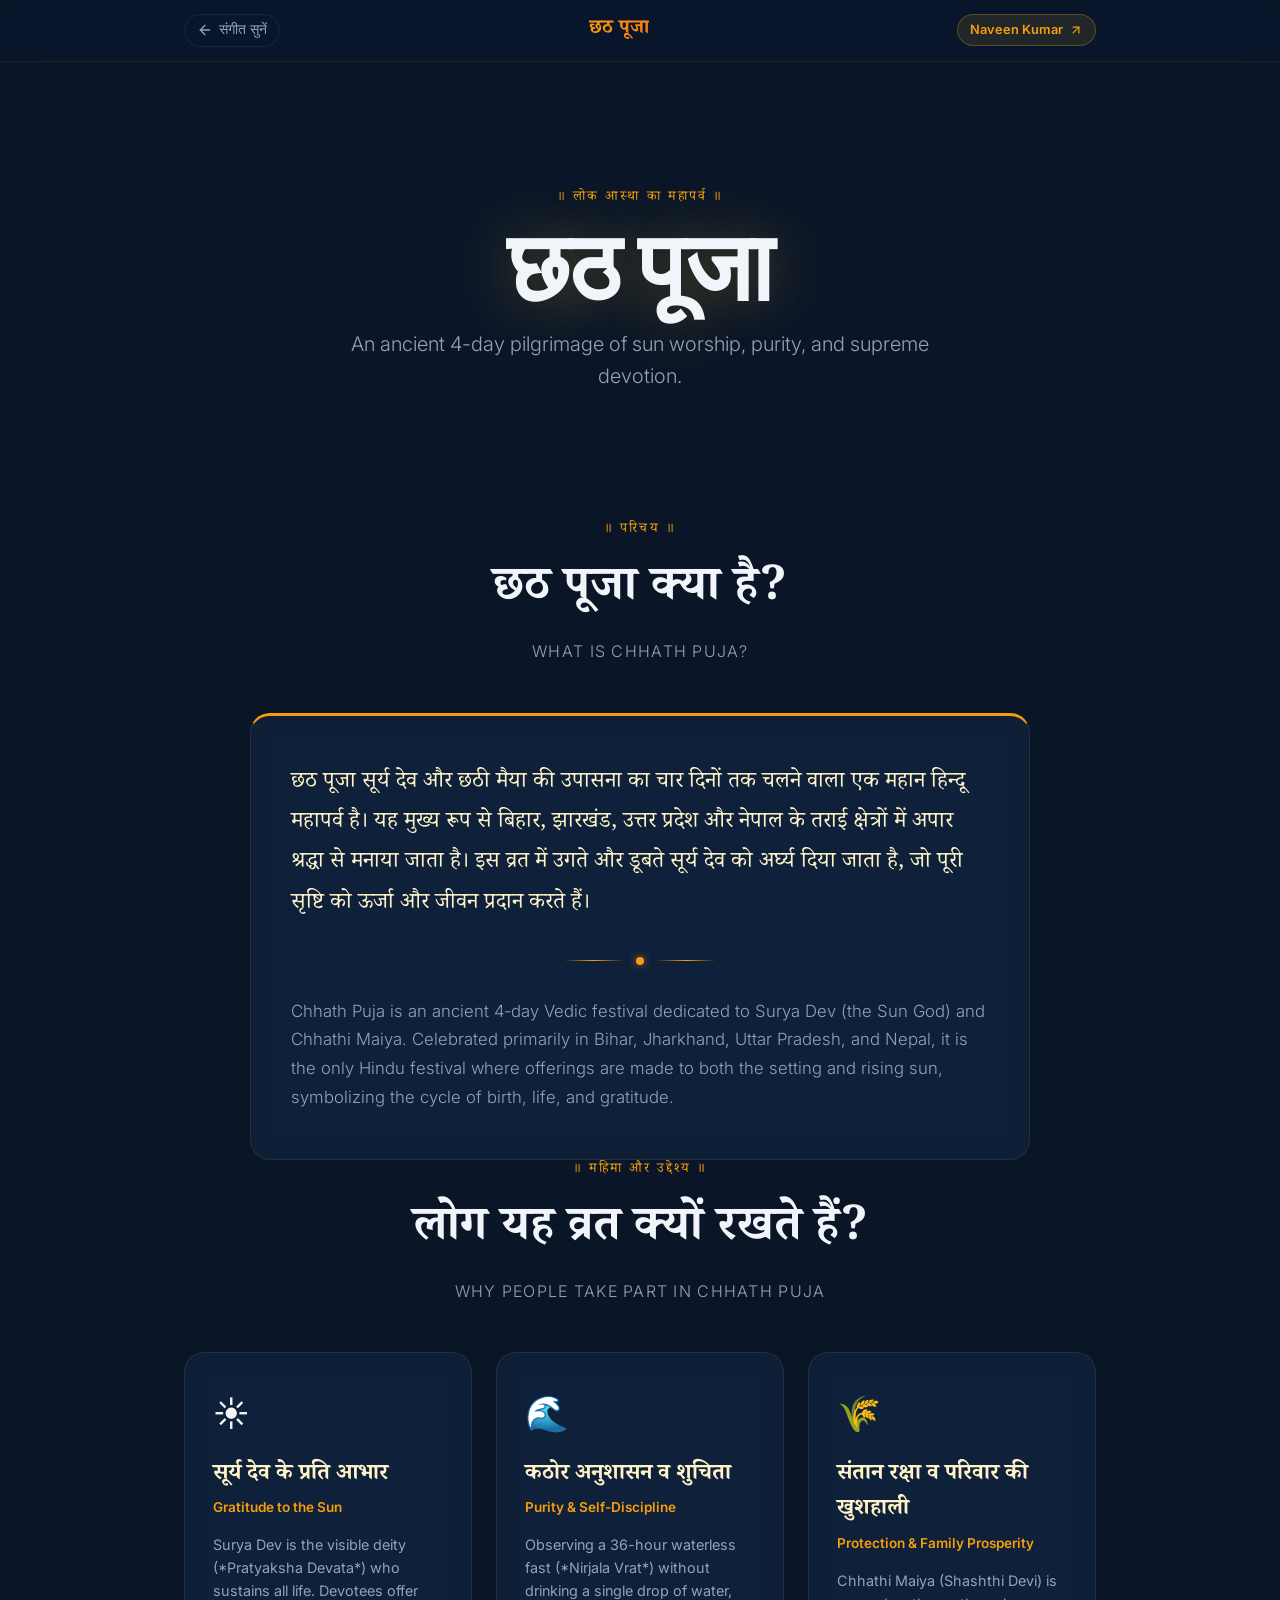
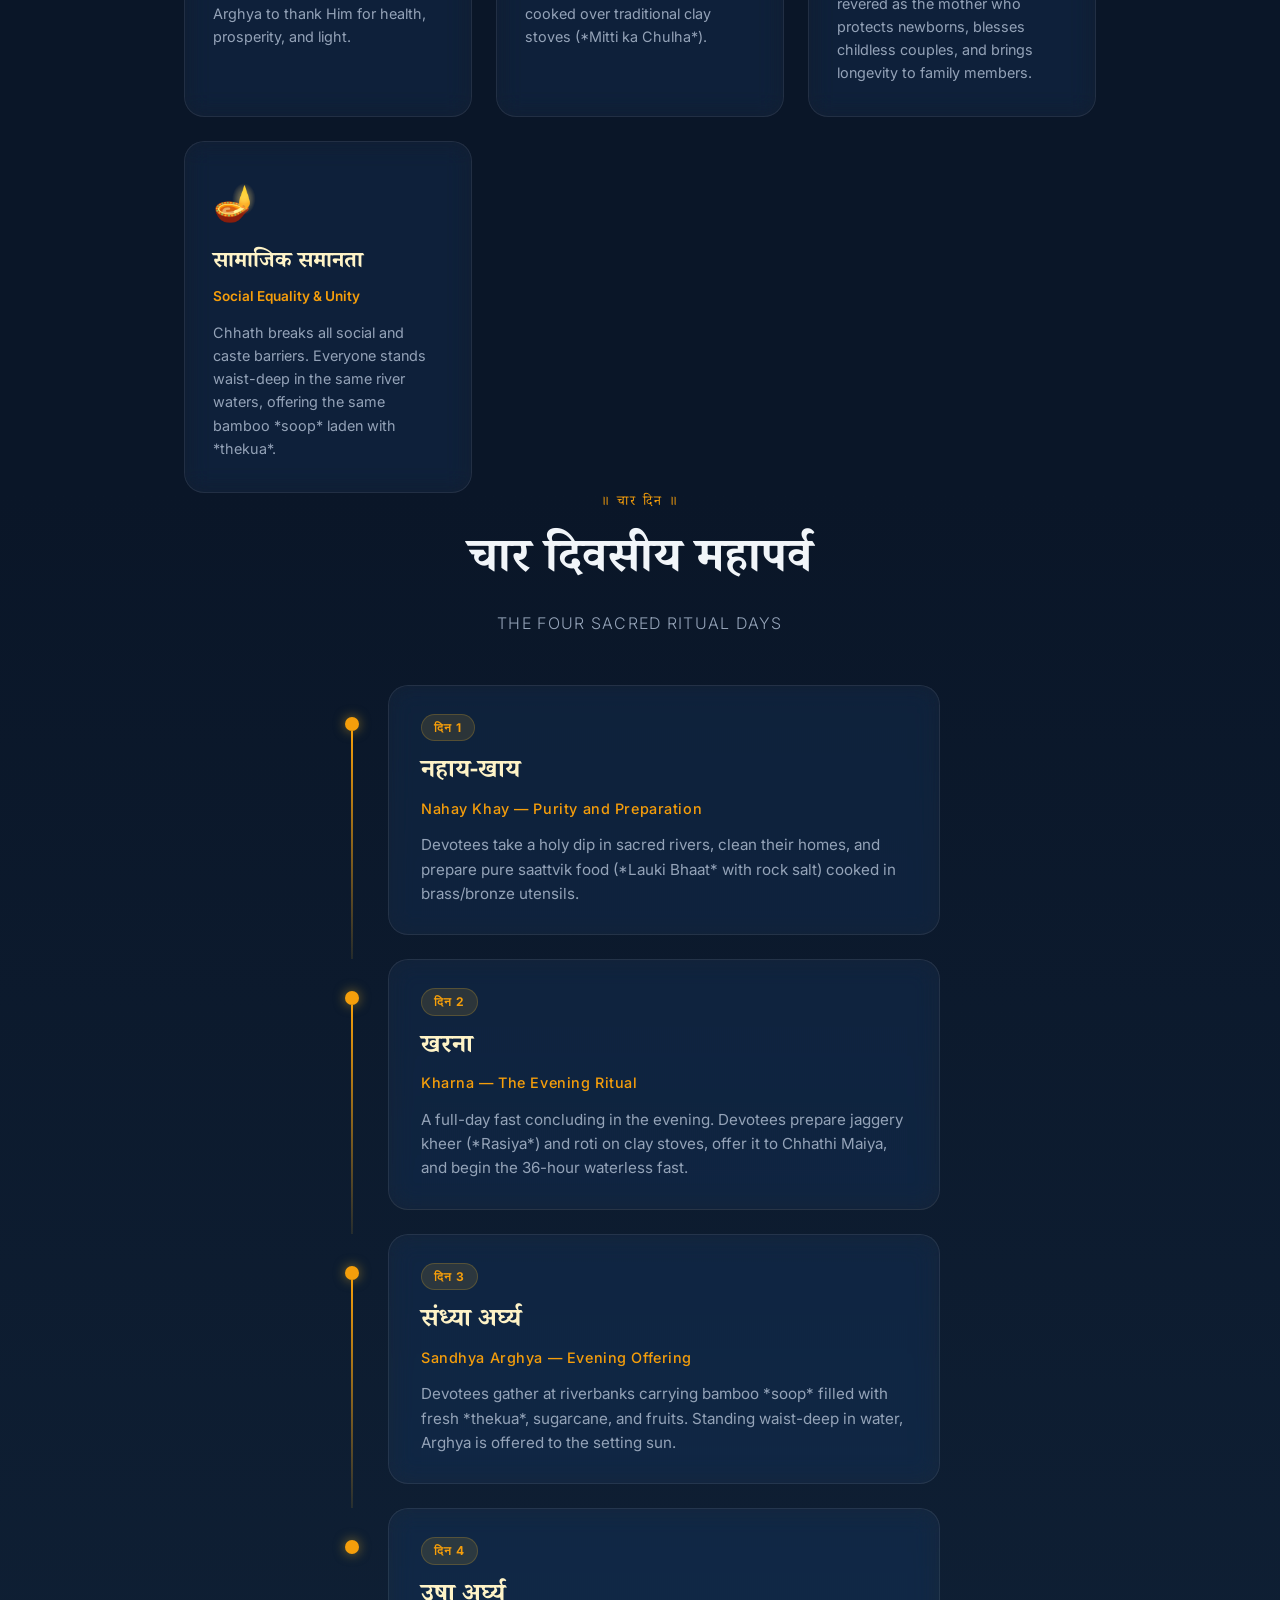
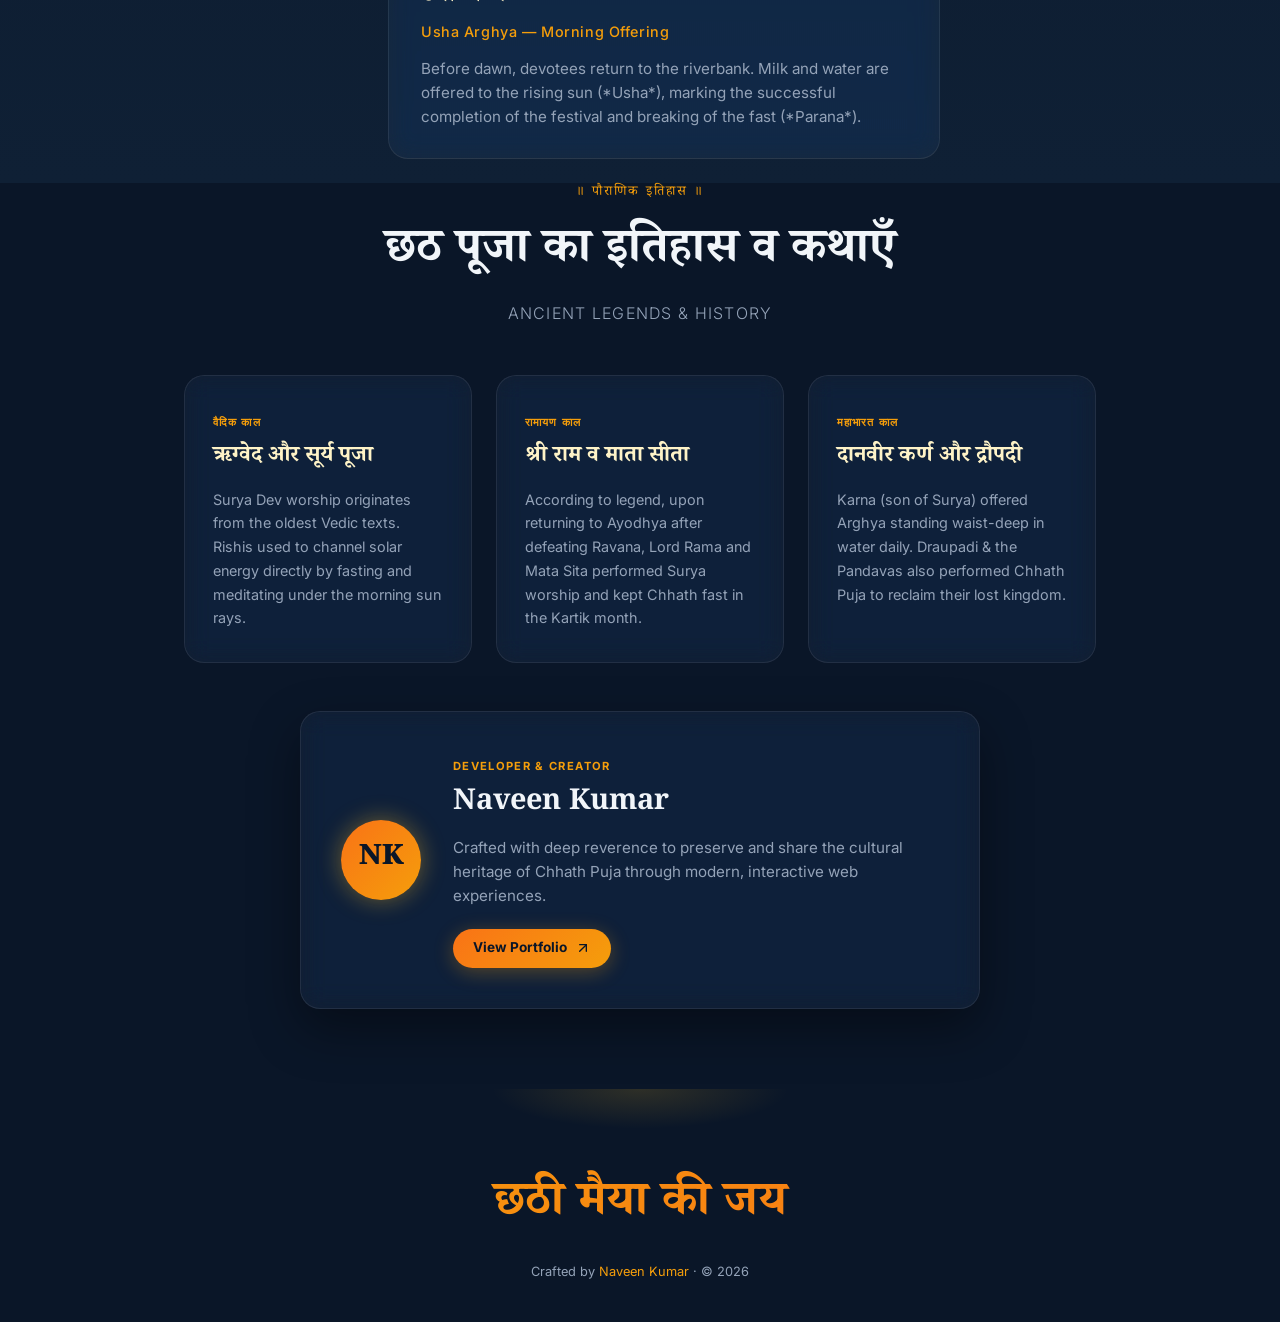
<file: explore.html>
<!DOCTYPE html>
<html lang="hi">
<head>
    <meta charset="UTF-8">
    <meta name="viewport" content="width=device-width, initial-scale=1.0">
    <title>Explore Chhath Puja | छठ पूजा — इतिहास और महत्व</title>

    <meta name="description" content="Learn about Chhath Puja — what it is, why people observe the 36-hour fast, its ancient history, and rituals. Crafted by Naveen Kumar.">
    <meta name="theme-color" content="#0a1628">
    <link rel="icon" type="image/svg+xml" href="favicon.svg">

    <!-- Google Fonts -->
    <link rel="preconnect" href="https://fonts.googleapis.com">
    <link rel="preconnect" href="https://fonts.gstatic.com" crossorigin>
    <link href="https://fonts.googleapis.com/css2?family=Inter:wght@300;400;500;600;700&family=Noto+Serif+Devanagari:wght@400;600;700;900&display=swap" rel="stylesheet">

    <link rel="stylesheet" href="css/styles.css">
</head>
<body class="page-explore">

    <!-- Floating diya fireflies background -->
    <div class="particles" id="particles" aria-hidden="true"></div>

    <!-- Slim top bar -->
    <header class="topbar-nav">
        <div class="container topbar-nav__inner">
            <a href="index.html" class="topbar-back" title="Back to Music Player">
                <svg viewBox="0 0 24 24" width="16" height="16" fill="none" stroke="currentColor" stroke-width="2" stroke-linecap="round" stroke-linejoin="round" aria-hidden="true">
                    <line x1="19" y1="12" x2="5" y2="12"></line>
                    <polyline points="12 19 5 12 12 5"></polyline>
                </svg>
                <span>संगीत सुनें</span>
            </a>
            <a href="index.html" class="topbar-brand">
                <span class="topbar-brand-text">छठ पूजा</span>
            </a>
            <a href="https://naveen-kr.netlify.app/" target="_blank" rel="noopener noreferrer" class="topbar-author-link" title="Naveen Kumar Portfolio">
                <span>Naveen Kumar</span>
                <svg viewBox="0 0 24 24" width="14" height="14" fill="none" stroke="currentColor" stroke-width="2" stroke-linecap="round" stroke-linejoin="round" aria-hidden="true">
                    <line x1="7" y1="17" x2="17" y2="7"></line>
                    <polyline points="7 7 17 7 17 17"></polyline>
                </svg>
            </a>
        </div>
    </header>

    <main>
        <!-- Hero Section -->
        <section class="explore-hero">
            <div class="container text-center scroll-reveal">
                <p class="section-kicker">॥ लोक आस्था का महापर्व ॥</p>
                <h1 class="explore-hero-title hindi">छठ पूजा</h1>
                <p class="explore-hero-subtitle">An ancient 4-day pilgrimage of sun worship, purity, and supreme devotion.</p>
            </div>
        </section>

        <!-- What is Chhath Puja -->
        <section id="about" class="section section--about">
            <div class="container">
                <div class="section-header text-center scroll-reveal">
                    <p class="section-kicker">॥ परिचय ॥</p>
                    <h2 class="section-title hindi">छठ पूजा क्या है?</h2>
                    <p class="section-subtitle">What is Chhath Puja?</p>
                </div>
                <div class="definition-card glass-card scroll-reveal">
                    <p class="hindi definition-text-hi">छठ पूजा सूर्य देव और छठी मैया की उपासना का चार दिनों तक चलने वाला एक महान हिन्दू महापर्व है। यह मुख्य रूप से बिहार, झारखंड, उत्तर प्रदेश और नेपाल के तराई क्षेत्रों में अपार श्रद्धा से मनाया जाता है। इस व्रत में उगते और डूबते सूर्य देव को अर्घ्य दिया जाता है, जो पूरी सृष्टि को ऊर्जा और जीवन प्रदान करते हैं।</p>
                    <div class="divider-ornament">
                        <span></span><span class="dot"></span><span></span>
                    </div>
                    <p class="english definition-text-en">Chhath Puja is an ancient 4-day Vedic festival dedicated to Surya Dev (the Sun God) and Chhathi Maiya. Celebrated primarily in Bihar, Jharkhand, Uttar Pradesh, and Nepal, it is the only Hindu festival where offerings are made to both the setting and rising sun, symbolizing the cycle of birth, life, and gratitude.</p>
                </div>
            </div>
        </section>

        <!-- Why People Take Part -->
        <section id="why" class="section section--why">
            <div class="container">
                <div class="section-header text-center scroll-reveal">
                    <p class="section-kicker">॥ महिमा और उद्देश्य ॥</p>
                    <h2 class="section-title hindi">लोग यह व्रत क्यों रखते हैं?</h2>
                    <p class="section-subtitle">Why People Take Part in Chhath Puja</p>
                </div>

                <div class="why-grid">
                    <div class="why-card glass-card scroll-reveal">
                        <div class="why-icon">☀️</div>
                        <h3 class="hindi">सूर्य देव के प्रति आभार</h3>
                        <h4>Gratitude to the Sun</h4>
                        <p>Surya Dev is the visible deity (*Pratyaksha Devata*) who sustains all life. Devotees offer Arghya to thank Him for health, prosperity, and light.</p>
                    </div>

                    <div class="why-card glass-card scroll-reveal">
                        <div class="why-icon">🌊</div>
                        <h3 class="hindi">कठोर अनुशासन व शुचिता</h3>
                        <h4>Purity & Self-Discipline</h4>
                        <p>Observing a 36-hour waterless fast (*Nirjala Vrat*) without drinking a single drop of water, cooked over traditional clay stoves (*Mitti ka Chulha*).</p>
                    </div>

                    <div class="why-card glass-card scroll-reveal">
                        <div class="why-icon">🌾</div>
                        <h3 class="hindi">संतान रक्षा व परिवार की खुशहाली</h3>
                        <h4>Protection & Family Prosperity</h4>
                        <p>Chhathi Maiya (Shashthi Devi) is revered as the mother who protects newborns, blesses childless couples, and brings longevity to family members.</p>
                    </div>

                    <div class="why-card glass-card scroll-reveal">
                        <div class="why-icon">🪔</div>
                        <h3 class="hindi">सामाजिक समानता</h3>
                        <h4>Social Equality & Unity</h4>
                        <p>Chhath breaks all social and caste barriers. Everyone stands waist-deep in the same river waters, offering the same bamboo *soop* laden with *thekua*.</p>
                    </div>
                </div>
            </div>
        </section>

        <!-- Four-day timeline -->
        <section id="timeline" class="section section--timeline">
            <div class="container">
                <div class="section-header text-center scroll-reveal">
                    <p class="section-kicker">॥ चार दिन ॥</p>
                    <h2 class="section-title hindi">चार दिवसीय महापर्व</h2>
                    <p class="section-subtitle">The Four Sacred Ritual Days</p>
                </div>

                <div class="timeline">
                    <div class="timeline-item scroll-reveal">
                        <div class="timeline-connector">
                            <div class="timeline-dot"></div>
                            <div class="timeline-line"></div>
                        </div>
                        <div class="timeline-card glass-card">
                            <div class="day-badge">दिन 1</div>
                            <h3 class="hindi">नहाय-खाय</h3>
                            <h4>Nahay Khay — Purity and Preparation</h4>
                            <p>Devotees take a holy dip in sacred rivers, clean their homes, and prepare pure saattvik food (*Lauki Bhaat* with rock salt) cooked in brass/bronze utensils.</p>
                        </div>
                    </div>
                    <div class="timeline-item scroll-reveal">
                        <div class="timeline-connector">
                            <div class="timeline-dot"></div>
                            <div class="timeline-line"></div>
                        </div>
                        <div class="timeline-card glass-card">
                            <div class="day-badge">दिन 2</div>
                            <h3 class="hindi">खरना</h3>
                            <h4>Kharna — The Evening Ritual</h4>
                            <p>A full-day fast concluding in the evening. Devotees prepare jaggery kheer (*Rasiya*) and roti on clay stoves, offer it to Chhathi Maiya, and begin the 36-hour waterless fast.</p>
                        </div>
                    </div>
                    <div class="timeline-item scroll-reveal">
                        <div class="timeline-connector">
                            <div class="timeline-dot"></div>
                            <div class="timeline-line"></div>
                        </div>
                        <div class="timeline-card glass-card">
                            <div class="day-badge">दिन 3</div>
                            <h3 class="hindi">संध्या अर्घ्य</h3>
                            <h4>Sandhya Arghya — Evening Offering</h4>
                            <p>Devotees gather at riverbanks carrying bamboo *soop* filled with fresh *thekua*, sugarcane, and fruits. Standing waist-deep in water, Arghya is offered to the setting sun.</p>
                        </div>
                    </div>
                    <div class="timeline-item scroll-reveal">
                        <div class="timeline-connector">
                            <div class="timeline-dot"></div>
                        </div>
                        <div class="timeline-card glass-card">
                            <div class="day-badge">दिन 4</div>
                            <h3 class="hindi">उषा अर्घ्य</h3>
                            <h4>Usha Arghya — Morning Offering</h4>
                            <p>Before dawn, devotees return to the riverbank. Milk and water are offered to the rising sun (*Usha*), marking the successful completion of the festival and breaking of the fast (*Parana*).</p>
                        </div>
                    </div>
                </div>
            </div>
        </section>

        <!-- History & Mythology -->
        <section id="history" class="section section--history">
            <div class="container">
                <div class="section-header text-center scroll-reveal">
                    <p class="section-kicker">॥ पौराणिक इतिहास ॥</p>
                    <h2 class="section-title hindi">छठ पूजा का इतिहास व कथाएँ</h2>
                    <p class="section-subtitle">Ancient Legends & History</p>
                </div>

                <div class="history-grid">
                    <div class="history-card glass-card scroll-reveal">
                        <span class="history-tag">वैदिक काल</span>
                        <h3 class="hindi">ऋग्वेद और सूर्य पूजा</h3>
                        <p>Surya Dev worship originates from the oldest Vedic texts. Rishis used to channel solar energy directly by fasting and meditating under the morning sun rays.</p>
                    </div>

                    <div class="history-card glass-card scroll-reveal">
                        <span class="history-tag">रामायण काल</span>
                        <h3 class="hindi">श्री राम व माता सीता</h3>
                        <p>According to legend, upon returning to Ayodhya after defeating Ravana, Lord Rama and Mata Sita performed Surya worship and kept Chhath fast in the Kartik month.</p>
                    </div>

                    <div class="history-card glass-card scroll-reveal">
                        <span class="history-tag">महाभारत काल</span>
                        <h3 class="hindi">दानवीर कर्ण और द्रौपदी</h3>
                        <p>Karna (son of Surya) offered Arghya standing waist-deep in water daily. Draupadi & the Pandavas also performed Chhath Puja to reclaim their lost kingdom.</p>
                    </div>
                </div>
            </div>
        </section>

        <!-- Creator Section: Naveen Kumar -->
        <section id="creator" class="section section--creator">
            <div class="container">
                <div class="creator-card glass-card scroll-reveal">
                    <div class="creator-avatar">
                        <span>NK</span>
                    </div>
                    <div class="creator-info">
                        <span class="creator-tag">DEVELOPER & CREATOR</span>
                        <h3 class="creator-name">Naveen Kumar</h3>
                        <p class="creator-bio">Crafted with deep reverence to preserve and share the cultural heritage of Chhath Puja through modern, interactive web experiences.</p>
                        <a href="https://naveen-kr.netlify.app/" target="_blank" rel="noopener noreferrer" class="creator-btn">
                            <span>View Portfolio</span>
                            <svg viewBox="0 0 24 24" width="16" height="16" fill="none" stroke="currentColor" stroke-width="2" stroke-linecap="round" stroke-linejoin="round" aria-hidden="true">
                                <line x1="7" y1="17" x2="17" y2="7"></line>
                                <polyline points="7 7 17 7 17 17"></polyline>
                            </svg>
                        </a>
                    </div>
                </div>
            </div>
        </section>

    </main>

    <!-- Footer -->
    <footer class="footer">
        <div class="container text-center">
            <div class="footer-glow" aria-hidden="true"></div>
            <h2 class="footer-closing hindi scroll-reveal">छठी मैया की जय</h2>
            <p class="footer-credits scroll-reveal">Crafted by <a href="https://naveen-kr.netlify.app/" target="_blank" rel="noopener noreferrer" style="color: var(--marigold); text-decoration: none;">Naveen Kumar</a> &middot; &copy; 2026</p>
        </div>
    </footer>

    <script src="js/script.js"></script>
</body>
</html>
</file>
<file: css/styles.css>
/* ===========================================
   Chhath Puja — Premium Styles
   Single-page player app + Explore page
   =========================================== */

/* --- Custom Properties --- */
:root {
    --night: #0a1628;
    --night-mid: #0f2035;
    --dusk: #1a3a4a;
    --river: #1b5e6e;
    --gold-deep: #b45309;
    --gold: #d97706;
    --marigold: #f59e0b;
    --marigold-light: #fbbf24;
    --saffron: #f97316;
    --vermillion: #dc2626;
    --cream: #fffbeb;
    --cream-warm: #fef3c7;

    --text-primary: #f1f5f9;
    --text-secondary: #94a3b8;
    --text-dim: rgba(255, 255, 255, 0.4);

    --font-display: 'Noto Serif Devanagari', serif;
    --font-body: 'Inter', sans-serif;

    --ease: cubic-bezier(0.16, 1, 0.3, 1);
    --player-max: 380px;
}

/* --- Reset --- */
*,
*::before,
*::after {
    box-sizing: border-box;
    margin: 0;
    padding: 0;
}

html {
    scroll-behavior: smooth;
}

body {
    font-family: var(--font-body);
    color: var(--text-primary);
    line-height: 1.6;
    -webkit-font-smoothing: antialiased;
    background: var(--night);
    overflow: hidden;
    height: 100vh;
    height: 100dvh;
}

img {
    display: block;
}

a {
    color: inherit;
}

.sr-only {
    position: absolute;
    width: 1px;
    height: 1px;
    padding: 0;
    margin: -1px;
    overflow: hidden;
    clip: rect(0, 0, 0, 0);
    white-space: nowrap;
    border: 0;
}

/* YouTube Hidden Audio Source Host */
.yt-host {
    position: fixed;
    top: -9999px;
    left: -9999px;
    width: 320px;
    height: 180px;
    opacity: 0.001;
    pointer-events: none;
    overflow: hidden;
    z-index: -999;
}

/* ===========================================
   Background — Cross-fading layers + scrim
   =========================================== */
.bg {
    position: fixed;
    inset: 0;
    z-index: 0;
    background: var(--night);
    overflow: hidden;
}

.bg__layer {
    position: absolute;
    inset: 0;
    background-size: cover;
    background-position: center;
    background-repeat: no-repeat;
    opacity: 0;
    transition: opacity 1.2s cubic-bezier(0.16, 1, 0.3, 1), transform 1.2s var(--ease);
    transform: scale(1.03);
}

.bg__layer.is-active {
    opacity: 1;
    transform: scale(1);
}

.bg__scrim {
    position: absolute;
    inset: 0;
    background: radial-gradient(ellipse at center,
            rgba(10, 22, 40, 0.45) 0%,
            rgba(10, 22, 40, 0.85) 100%);
    pointer-events: none;
}

/* Firefly particles */
.particles {
    position: fixed;
    inset: 0;
    z-index: 1;
    pointer-events: none;
    overflow: hidden;
}

.particle {
    position: absolute;
    border-radius: 50%;
    opacity: 0;
    animation: fireflyDrift ease-in-out infinite,
        fireflyGlow ease-in-out infinite;
}

@keyframes fireflyDrift {
    0% {
        transform: translate(0, 0);
    }

    25% {
        transform: translate(12px, -18px);
    }

    50% {
        transform: translate(-8px, -10px);
    }

    75% {
        transform: translate(15px, 8px);
    }

    100% {
        transform: translate(0, 0);
    }
}

@keyframes fireflyGlow {

    0%,
    100% {
        opacity: 0;
    }

    15% {
        opacity: 0.8;
    }

    50% {
        opacity: 0.3;
    }

    85% {
        opacity: 0.7;
    }
}

/* ===========================================
   Top Bar & Icon Buttons
   =========================================== */
.topbar {
    position: fixed;
    top: 0;
    left: 0;
    right: 0;
    z-index: 100;
    display: flex;
    align-items: center;
    justify-content: space-between;
    padding: 0.75rem 1.25rem;
    padding-top: max(0.75rem, env(safe-area-inset-top));
}

.topbar__link {
    text-decoration: none;
    font-family: var(--font-display);
    font-size: 0.85rem;
    color: var(--text-secondary);
    padding: 0.3rem 0.75rem;
    border-radius: 9999px;
    border: 1px solid rgba(255, 255, 255, 0.08);
    transition: color 0.3s, border-color 0.3s, background 0.3s;
}

.topbar__link:hover {
    color: var(--marigold);
    border-color: rgba(251, 191, 36, 0.3);
    background: rgba(251, 191, 36, 0.06);
}

.topbar__label {
    letter-spacing: 0.05em;
}

.topbar__left {
    display: flex;
    align-items: center;
    gap: 0.75rem;
    flex-wrap: wrap;
}

.topbar__right {
    display: flex;
    align-items: center;
    gap: 0.75rem;
}

/* Eye Button & Icon Buttons */
.topbar__icon-btn {
    background: none;
    border: none;
    color: var(--text-secondary);
    cursor: pointer;
    padding: 6px;
    border-radius: 50%;
    display: flex;
    align-items: center;
    justify-content: center;
    transition: color 0.3s, background 0.3s, transform 0.2s;
}

.topbar__icon-btn:hover {
    color: var(--marigold);
    background: rgba(255, 255, 255, 0.06);
}

.topbar__icon-btn:active {
    transform: scale(0.9);
}

/* Temple Bell Ring Animation */
.topbar__icon-btn--bell {
    background: rgba(251, 191, 36, 0.12);
    border: 1px solid rgba(251, 191, 36, 0.35);
    color: var(--marigold);
    padding: 0.3rem 0.65rem;
    border-radius: 9999px;
    gap: 0.35rem;
    font-size: 0.75rem;
    font-family: var(--font-body);
    font-weight: 600;
    box-shadow: 0 0 12px rgba(245, 158, 11, 0.15);
    transition: color 0.3s, background 0.3s, border-color 0.3s, transform 0.2s, box-shadow 0.3s;
}

.topbar__icon-btn--bell:hover {
    color: var(--cream-warm);
    background: rgba(251, 191, 36, 0.22);
    border-color: var(--marigold);
    box-shadow: 0 0 18px rgba(245, 158, 11, 0.35);
}

.topbar__icon-btn--bell.is-ringing {
    color: var(--marigold-light);
    animation: bellSwing 0.75s ease-in-out;
    box-shadow: 0 0 24px rgba(251, 191, 36, 0.6);
}

@keyframes bellSwing {
    0%   { transform: rotate(0deg); }
    15%  { transform: rotate(20deg); }
    30%  { transform: rotate(-18deg); }
    45%  { transform: rotate(14deg); }
    60%  { transform: rotate(-10deg); }
    75%  { transform: rotate(5deg); }
    100% { transform: rotate(0deg); }
}

.topbar__icon-btn .eye-closed {
    display: none;
}

.topbar__icon-btn.is-hidden .eye-open {
    display: none;
}

.topbar__icon-btn.is-hidden .eye-closed {
    display: block;
}

.topbar__icon-btn.is-hidden {
    color: var(--marigold);
}

/* Fullscreen Button Icons */
#fullscreenBtn .fs-compress { display: none; }
#fullscreenBtn.is-fullscreen .fs-expand { display: none; }
#fullscreenBtn.is-fullscreen .fs-compress { display: block; }
#fullscreenBtn.is-fullscreen { color: var(--marigold); }

.topbar__icon-link {
    color: var(--text-secondary);
    transition: color 0.3s;
    display: flex;
}

.topbar__icon-link:hover {
    color: var(--vermillion);
}

/* ===========================================
   Overlay Content & Toggle State
   =========================================== */
.overlay-content {
    display: flex;
    flex-direction: column;
    align-items: center;
    padding-top: max(3.5rem, 5.5vh);
    transition: opacity 0.5s var(--ease), transform 0.5s var(--ease), visibility 0.5s;
    opacity: 1;
    visibility: visible;
}

body.is-hidden-overlay .overlay-content,
body.is-hidden-overlay .bumper {
    opacity: 0;
    visibility: hidden;
    pointer-events: none;
    transform: translateY(-10px);
}

/* Day Selector Pills */
.day-pills {
    display: flex;
    align-items: center;
    justify-content: center;
    gap: 0.5rem;
    margin-top: 0.5rem;
    margin-bottom: 1.25rem;
    padding: 0 1rem;
    flex-wrap: wrap;
    position: relative;
    z-index: 2;
}

.day-pill {
    background: rgba(255, 255, 255, 0.05);
    backdrop-filter: blur(12px);
    -webkit-backdrop-filter: blur(12px);
    border: 1px solid rgba(255, 255, 255, 0.1);
    color: var(--text-secondary);
    font-family: var(--font-body);
    font-size: 0.75rem;
    font-weight: 500;
    padding: 0.35rem 0.85rem;
    border-radius: 9999px;
    cursor: pointer;
    transition: color 0.3s, background 0.3s, border-color 0.3s, transform 0.2s;
}

.day-pill:hover {
    color: var(--cream-warm);
    background: rgba(251, 191, 36, 0.1);
    border-color: rgba(251, 191, 36, 0.3);
}

.day-pill.is-active {
    background: linear-gradient(135deg, rgba(217, 119, 6, 0.3), rgba(249, 115, 22, 0.3));
    color: var(--marigold-light);
    border-color: var(--marigold);
    box-shadow: 0 0 16px rgba(245, 158, 11, 0.25);
}

/* Fact Card */
.fact-card {
    max-width: 440px;
    margin: 1.25rem auto 0;
    padding: 0.85rem 1.25rem;
    background: rgba(10, 22, 40, 0.5);
    backdrop-filter: blur(16px);
    -webkit-backdrop-filter: blur(16px);
    border: 1px solid rgba(255, 255, 255, 0.08);
    border-radius: 0.85rem;
    text-align: center;
    position: relative;
    z-index: 2;
    box-shadow: 0 10px 30px rgba(0, 0, 0, 0.3);
}

.fact-card__tag {
    display: inline-block;
    font-size: 0.65rem;
    font-weight: 700;
    letter-spacing: 0.12em;
    color: var(--marigold);
    text-transform: uppercase;
    margin-bottom: 0.35rem;
}

.fact-card__desc {
    font-size: 0.85rem;
    color: var(--cream-warm);
    line-height: 1.5;
    font-weight: 300;
}

/* --- Presence Indicator (Active Devotees) --- */
.presence {
    display: flex;
    align-items: center;
    gap: 0.45rem;
    font-size: 0.8rem;
    background: rgba(255, 255, 255, 0.04);
    padding: 0.3rem 0.75rem;
    border-radius: 9999px;
    border: 1px solid rgba(255, 255, 255, 0.08);
    opacity: 0;
    visibility: hidden;
    transition: opacity 0.4s ease, visibility 0.4s ease;
}

.presence.is-live {
    opacity: 1;
    visibility: visible;
}

.presence__dot {
    width: 8px;
    height: 8px;
    border-radius: 50%;
    background: #10b981;
    box-shadow: 0 0 10px #10b981, 0 0 20px rgba(16, 185, 129, 0.5);
    animation: presencePulse 2s ease-in-out infinite;
    flex-shrink: 0;
}

@keyframes presencePulse {

    0%,
    100% {
        opacity: 1;
        transform: scale(1);
    }

    50% {
        opacity: 0.4;
        transform: scale(0.85);
    }
}

.presence__count {
    font-weight: 700;
    color: var(--text-primary);
    font-variant-numeric: tabular-nums;
}

.presence__label {
    color: var(--text-secondary);
    font-weight: 400;
}

/* ===========================================
   Logo / Wordmark
   =========================================== */
.logo {
    position: relative;
    z-index: 2;
    text-align: center;
    margin-top: 0.25rem;
    margin-bottom: 0.25rem;
    font-family: var(--font-display);
    font-weight: 900;
    line-height: 0.9;
    pointer-events: none;
    user-select: none;
}

.logo__line {
    display: block;
    font-size: clamp(3.8rem, 14vw, 7.5rem);
    color: var(--text-primary);
    text-shadow:
        0 2px 30px rgba(251, 191, 36, 0.25),
        0 4px 80px rgba(0, 0, 0, 0.5);
}

/* ===========================================
   Player Dock
   =========================================== */
.dock {
    position: relative;
    z-index: 2;
    max-width: var(--player-max);
    margin: 1.5rem auto 0;
    padding: 0 1.5rem;
}

/* --- Bumper (rotating couplet) --- */
.bumper {
    text-align: center;
    margin-bottom: 1.25rem;
    min-height: 2.4em;
    display: flex;
    align-items: center;
    justify-content: center;
    gap: 0.5rem;
}

.bumper__text {
    font-family: var(--font-display);
    font-size: clamp(0.85rem, 2.5vw, 1rem);
    color: var(--cream-warm);
    opacity: 0.7;
    text-wrap: balance;
    transition: opacity 0.4s;
}

.bumper__next {
    background: none;
    border: none;
    color: var(--text-dim);
    cursor: pointer;
    padding: 4px;
    border-radius: 50%;
    transition: color 0.3s, transform 0.2s;
    display: flex;
    flex-shrink: 0;
}

.bumper__next:hover {
    color: var(--marigold);
}

.bumper__next:active {
    transform: rotate(-120deg);
}

/* --- Disc (spinning sun) --- */
.disc {
    position: relative;
    width: min(200px, 50vw);
    height: min(200px, 50vw);
    margin: 0 auto 1.25rem;
}

.disc__ring {
    width: 100%;
    height: 100%;
    border-radius: 50%;
    border: 3px solid rgba(251, 191, 36, 0.25);
    overflow: hidden;
    animation: discSpin 12s linear infinite paused;
    background: var(--night-mid);
    box-shadow:
        0 0 30px rgba(251, 191, 36, 0.15),
        inset 0 0 20px rgba(0, 0, 0, 0.4);
}

.disc.is-playing .disc__ring {
    animation-play-state: running;
    border-color: rgba(251, 191, 36, 0.4);
}

@keyframes discSpin {
    to {
        transform: rotate(360deg);
    }
}

.disc__art {
    width: 100%;
    height: 100%;
    object-fit: cover;
    border-radius: 50%;
}

.disc__hub {
    position: absolute;
    top: 50%;
    left: 50%;
    transform: translate(-50%, -50%);
    width: 20px;
    height: 20px;
    border-radius: 50%;
    background: radial-gradient(circle, var(--marigold) 30%, var(--gold-deep) 100%);
    box-shadow: 0 0 10px rgba(251, 191, 36, 0.4);
    z-index: 1;
}

.disc__rays {
    position: absolute;
    inset: -18px;
    border-radius: 50%;
    border: 1px solid rgba(251, 191, 36, 0.06);
    box-shadow:
        0 0 40px rgba(251, 191, 36, 0.08),
        inset 0 0 40px rgba(251, 191, 36, 0.03);
    pointer-events: none;
}

/* --- Track Meta --- */
.meta {
    text-align: center;
    margin-bottom: 1rem;
}

.meta__title {
    font-family: var(--font-body);
    font-size: 1rem;
    font-weight: 600;
    color: var(--text-primary);
    white-space: nowrap;
    overflow: hidden;
    text-overflow: ellipsis;
    max-width: 100%;
}

.meta__artist {
    font-size: 0.8rem;
    color: var(--text-secondary);
    white-space: nowrap;
    overflow: hidden;
    text-overflow: ellipsis;
    margin-top: 0.15rem;
}

/* --- Seek bar --- */
.seek {
    position: relative;
    height: 20px;
    display: flex;
    align-items: center;
    margin-top: 0.75rem;
    cursor: pointer;
    touch-action: none;
}

.seek__rail {
    width: 100%;
    height: 4px;
    background: rgba(255, 255, 255, 0.1);
    border-radius: 999px;
    overflow: hidden;
}

.seek__fill {
    height: 100%;
    width: 0%;
    background: linear-gradient(90deg, var(--marigold), var(--saffron));
    border-radius: 999px;
    transition: width 0.25s linear;
}

.seek__knob {
    position: absolute;
    width: 14px;
    height: 14px;
    border-radius: 50%;
    background: var(--marigold-light);
    box-shadow: 0 0 8px rgba(251, 191, 36, 0.5);
    top: 50%;
    left: 0%;
    transform: translate(-50%, -50%);
    transition: left 0.25s linear, transform 0.15s;
    z-index: 1;
}

.seek__knob:hover,
.seek:active .seek__knob {
    transform: translate(-50%, -50%) scale(1.3);
}

/* --- Time --- */
.time {
    display: flex;
    justify-content: space-between;
    align-items: center;
    font-size: 0.7rem;
    color: var(--text-dim);
    font-variant-numeric: tabular-nums;
    margin-top: 0.35rem;
}

.time__sep {
    margin: 0 0.25rem;
}

/* --- Controls --- */
.controls {
    display: flex;
    align-items: center;
    justify-content: center;
    gap: 0.5rem;
    margin-top: 0.75rem;
}

.ctrl-btn {
    background: none;
    border: none;
    color: var(--text-secondary);
    cursor: pointer;
    width: 40px;
    height: 40px;
    border-radius: 50%;
    display: flex;
    align-items: center;
    justify-content: center;
    transition: color 0.2s, background 0.25s, transform 0.15s;
}

.ctrl-btn:hover {
    color: var(--text-primary);
    background: rgba(255, 255, 255, 0.06);
}

.ctrl-btn:active {
    transform: scale(0.88);
}

/* Play button — larger, highlighted */
.ctrl-btn--play {
    width: 56px;
    height: 56px;
    background: linear-gradient(135deg, var(--marigold), var(--saffron));
    color: var(--night);
    box-shadow:
        0 4px 20px rgba(249, 115, 22, 0.35),
        0 0 40px rgba(251, 191, 36, 0.12);
    transition: transform 0.25s var(--ease), box-shadow 0.25s;
}

.ctrl-btn--play:hover {
    background: linear-gradient(135deg, var(--marigold-light), var(--saffron));
    color: var(--night);
    transform: scale(1.06);
    box-shadow:
        0 6px 30px rgba(249, 115, 22, 0.5),
        0 0 60px rgba(251, 191, 36, 0.2);
}

.ctrl-btn--play .i-pause {
    display: none;
}

.ctrl-btn--play.is-playing .i-play {
    display: none;
}

.ctrl-btn--play.is-playing .i-pause {
    display: block;
}

/* Toggle active state (playlist) */
.ctrl-btn--toggle.is-on {
    color: var(--marigold);
}

/* --- Playlist Panel --- */
.playlist-panel {
    position: absolute;
    inset: 0;
    z-index: 10;
    background: rgba(10, 22, 40, 0.95);
    backdrop-filter: blur(16px);
    -webkit-backdrop-filter: blur(16px);
    border: 1px solid rgba(255, 255, 255, 0.06);
    border-radius: 1rem;
    overflow-y: auto;
    padding: 1rem 0.75rem;
    display: none;
    max-height: 400px;
}

.playlist-panel.is-open {
    display: block;
}

.playlist-header {
    display: flex;
    align-items: center;
    justify-content: space-between;
    padding: 0.25rem 0.5rem 0.75rem;
    margin-bottom: 0.5rem;
    border-bottom: 1px solid rgba(255, 255, 255, 0.08);
}

.playlist-title {
    font-family: var(--font-display);
    font-size: 0.95rem;
    font-weight: 700;
    color: var(--marigold);
}

.playlist-close {
    background: none;
    border: none;
    color: var(--text-secondary);
    cursor: pointer;
    padding: 4px;
    border-radius: 50%;
    display: flex;
    align-items: center;
    justify-content: center;
    transition: color 0.2s, background 0.2s, transform 0.15s;
}

.playlist-close:hover {
    color: var(--text-primary);
    background: rgba(255, 255, 255, 0.1);
}

.playlist-close:active {
    transform: scale(0.9);
}

.playlist-panel ol {
    list-style: none;
    counter-reset: track;
}

.playlist-panel li {
    counter-increment: track;
    padding: 0.6rem 0.75rem;
    border-radius: 0.5rem;
    cursor: pointer;
    font-size: 0.85rem;
    color: var(--text-secondary);
    transition: background 0.2s, color 0.2s;
    display: flex;
    align-items: center;
    gap: 0.75rem;
}

.playlist-panel li::before {
    content: counter(track);
    font-variant-numeric: tabular-nums;
    font-size: 0.75rem;
    color: var(--text-dim);
    min-width: 1.5em;
    text-align: right;
}

.playlist-panel li:hover {
    background: rgba(255, 255, 255, 0.06);
    color: var(--text-primary);
}

.playlist-panel li.is-active {
    background: rgba(251, 191, 36, 0.1);
    color: var(--marigold);
}

.track-title {
    font-weight: 500;
    color: inherit;
}

.track-artist {
    font-size: 0.75rem;
    color: var(--text-secondary);
    opacity: 0.85;
}

/* ===========================================
   EXPLORE PAGE
   =========================================== */
.page-explore {
    overflow: auto;
    height: auto;
}

.page-explore .topbar-nav {
    position: sticky;
    top: 0;
    z-index: 100;
    padding: 0.85rem 1.5rem;
    background: rgba(10, 22, 40, 0.8);
    backdrop-filter: blur(16px) saturate(180%);
    -webkit-backdrop-filter: blur(16px) saturate(180%);
    border-bottom: 1px solid rgba(251, 191, 36, 0.08);
}

.topbar-brand {
    text-decoration: none;
    display: inline-flex;
    align-items: center;
}

.topbar-brand-text {
    font-family: var(--font-display);
    font-size: 1.25rem;
    font-weight: 700;
    background: linear-gradient(135deg, var(--marigold), var(--saffron));
    -webkit-background-clip: text;
    -webkit-text-fill-color: transparent;
    background-clip: text;
}

/* Sections */
.container {
    width: 100%;
    max-width: 960px;
    margin: 0 auto;
    padding: 0 1.5rem;
}

.text-center {
    text-align: center;
}

/* ===========================================
   Explore Page Header & Hero
   =========================================== */
.topbar-nav {
    position: fixed;
    top: 0;
    left: 0;
    right: 0;
    z-index: 100;
    background: rgba(10, 22, 40, 0.75);
    backdrop-filter: blur(16px);
    -webkit-backdrop-filter: blur(16px);
    border-bottom: 1px solid rgba(255, 255, 255, 0.08);
    padding: 0.75rem 0;
}

.topbar-nav__inner {
    display: flex;
    align-items: center;
    justify-content: space-between;
}

.topbar-back {
    display: inline-flex;
    align-items: center;
    gap: 0.4rem;
    font-size: 0.85rem;
    color: var(--text-secondary);
    text-decoration: none;
    padding: 0.3rem 0.75rem;
    border-radius: 9999px;
    border: 1px solid rgba(255, 255, 255, 0.08);
    transition: color 0.3s, border-color 0.3s, background 0.3s;
}

.topbar-back:hover {
    color: var(--marigold);
    border-color: rgba(251, 191, 36, 0.3);
    background: rgba(251, 191, 36, 0.06);
}

.topbar-author-link {
    display: inline-flex;
    align-items: center;
    gap: 0.35rem;
    font-size: 0.8rem;
    font-weight: 600;
    color: var(--marigold);
    text-decoration: none;
    padding: 0.3rem 0.75rem;
    border-radius: 9999px;
    background: rgba(251, 191, 36, 0.1);
    border: 1px solid rgba(251, 191, 36, 0.25);
    transition: color 0.3s, background 0.3s, border-color 0.3s, transform 0.2s;
}

.topbar-author-link:hover {
    color: var(--cream-warm);
    background: rgba(251, 191, 36, 0.2);
    border-color: var(--marigold);
}

.explore-hero {
    padding-top: max(7rem, 14vh);
    padding-bottom: 3rem;
}

.explore-hero-title {
    font-size: clamp(3rem, 10vw, 6rem);
    font-weight: 900;
    line-height: 0.95;
    color: var(--text-primary);
    text-shadow: 0 4px 60px rgba(251, 191, 36, 0.3);
    margin-bottom: 1rem;
}

.explore-hero-subtitle {
    font-size: clamp(1rem, 2.5vw, 1.25rem);
    color: var(--text-secondary);
    font-weight: 300;
    max-width: 620px;
    margin: 0 auto;
    line-height: 1.6;
}

/* --- Why Grid --- */
.why-grid {
    display: grid;
    grid-template-columns: repeat(auto-fit, minmax(260px, 1fr));
    gap: 1.5rem;
    margin-top: 2rem;
}

.why-card {
    padding: 2rem 1.75rem;
    transition: transform 0.4s var(--ease), border-color 0.4s ease, box-shadow 0.4s ease;
}

.why-card:hover {
    transform: translateY(-6px);
    border-color: rgba(251, 191, 36, 0.3);
    box-shadow: 0 20px 40px rgba(0, 0, 0, 0.35);
}

.why-icon {
    font-size: 2.2rem;
    margin-bottom: 1rem;
}

.why-card h3 {
    font-family: var(--font-display);
    font-size: 1.4rem;
    font-weight: 700;
    color: var(--cream-warm);
    margin-bottom: 0.25rem;
}

.why-card h4 {
    font-size: 0.85rem;
    color: var(--marigold);
    font-weight: 600;
    margin-bottom: 0.85rem;
}

.why-card p {
    font-size: 0.9rem;
    color: var(--text-secondary);
    line-height: 1.6;
}

/* --- History Grid --- */
.history-grid {
    display: grid;
    grid-template-columns: repeat(auto-fit, minmax(280px, 1fr));
    gap: 1.5rem;
}

.history-card {
    padding: 2rem 1.75rem;
    border-left: 3px solid var(--marigold);
    transition: transform 0.4s var(--ease), box-shadow 0.4s ease;
}

.history-card:hover {
    transform: translateY(-4px);
    box-shadow: 0 20px 40px rgba(0, 0, 0, 0.3);
}

.history-tag {
    display: inline-block;
    font-size: 0.7rem;
    font-weight: 700;
    letter-spacing: 0.1em;
    color: var(--marigold);
    text-transform: uppercase;
    margin-bottom: 0.5rem;
}

.history-card h3 {
    font-family: var(--font-display);
    font-size: 1.4rem;
    font-weight: 700;
    color: var(--cream-warm);
    margin-bottom: 0.75rem;
}

.history-card p {
    font-size: 0.9rem;
    color: var(--text-secondary);
    line-height: 1.65;
}

/* --- Creator Card Section (Naveen Kumar) --- */
.section--creator {
    padding-top: 3rem;
    padding-bottom: 5rem;
}

.creator-card {
    max-width: 680px;
    margin: 0 auto;
    padding: 2.5rem;
    display: flex;
    align-items: center;
    gap: 2rem;
    border: 1px solid rgba(251, 191, 36, 0.25);
    background: linear-gradient(135deg, rgba(251, 191, 36, 0.05), rgba(10, 22, 40, 0.7));
    box-shadow: 0 20px 50px rgba(0, 0, 0, 0.4);
}

.creator-avatar {
    width: 80px;
    height: 80px;
    border-radius: 50%;
    background: linear-gradient(135deg, var(--saffron), var(--marigold));
    display: flex;
    align-items: center;
    justify-content: center;
    font-family: var(--font-display);
    font-weight: 900;
    font-size: 1.75rem;
    color: var(--night);
    flex-shrink: 0;
    box-shadow: 0 0 25px rgba(251, 191, 36, 0.4);
}

.creator-tag {
    display: inline-block;
    font-size: 0.7rem;
    font-weight: 700;
    letter-spacing: 0.12em;
    color: var(--marigold);
    margin-bottom: 0.35rem;
}

.creator-name {
    font-family: var(--font-display);
    font-size: 1.8rem;
    font-weight: 700;
    color: var(--text-primary);
    margin-bottom: 0.5rem;
}

.creator-bio {
    font-size: 0.95rem;
    color: var(--text-secondary);
    line-height: 1.6;
    margin-bottom: 1.25rem;
}

.creator-btn {
    display: inline-flex;
    align-items: center;
    gap: 0.5rem;
    background: linear-gradient(135deg, var(--saffron), var(--marigold));
    color: var(--night);
    font-weight: 700;
    font-size: 0.85rem;
    padding: 0.55rem 1.25rem;
    border-radius: 9999px;
    text-decoration: none;
    box-shadow: 0 4px 20px rgba(245, 158, 11, 0.3);
    transition: transform 0.2s, box-shadow 0.3s, filter 0.3s;
}

.creator-btn:hover {
    transform: translateY(-2px);
    box-shadow: 0 8px 30px rgba(245, 158, 11, 0.5);
    filter: brightness(1.1);
}

@media (max-width: 600px) {
    .creator-card {
        flex-direction: column;
        text-align: center;
        padding: 2rem 1.5rem;
        gap: 1.25rem;
    }
}

.section-header {
    margin-bottom: 3rem;
}

.section-kicker {
    font-family: var(--font-display);
    font-size: 0.85rem;
    letter-spacing: 0.15em;
    color: var(--marigold);
    margin-bottom: 0.75rem;
}

.section-title {
    font-family: var(--font-display);
    font-size: clamp(2rem, 5vw, 3rem);
    font-weight: 700;
    color: var(--text-primary);
    margin-bottom: 0.5rem;
}

.section-subtitle {
    font-size: 1rem;
    color: var(--text-secondary);
    font-weight: 300;
    letter-spacing: 0.08em;
    text-transform: uppercase;
}

/* Glass card */
.glass-card {
    background: rgba(255, 255, 255, 0.04);
    backdrop-filter: blur(12px) saturate(150%);
    -webkit-backdrop-filter: blur(12px) saturate(150%);
    border: 1px solid rgba(255, 255, 255, 0.08);
    border-radius: 1.25rem;
}

/* About / Definition */
.section--about {
    padding-top: 5rem;
}

.definition-card {
    max-width: 780px;
    margin: 0 auto;
    padding: 3rem 2.5rem;
    border-top: 3px solid var(--marigold);
}

.definition-text-hi {
    font-size: clamp(1.15rem, 2.5vw, 1.4rem);
    line-height: 1.8;
    color: var(--cream-warm);
    font-family: var(--font-display);
}

.definition-text-en {
    font-size: 1.05rem;
    line-height: 1.7;
    color: var(--text-secondary);
    font-weight: 300;
}

.divider-ornament {
    display: flex;
    align-items: center;
    justify-content: center;
    gap: 0.75rem;
    margin: 2rem 0;
}

.divider-ornament span {
    height: 1px;
    width: 60px;
    background: linear-gradient(90deg, transparent, var(--marigold), transparent);
}

.divider-ornament .dot {
    width: 8px;
    height: 8px;
    border-radius: 50%;
    background: var(--marigold);
    box-shadow: 0 0 10px rgba(251, 191, 36, 0.5);
    flex-shrink: 0;
}

/* Timeline */
.section--timeline {
    background: linear-gradient(180deg, var(--night) 0%, var(--night-mid) 100%);
}

.timeline {
    max-width: 600px;
    margin: 0 auto;
}

.timeline-item {
    display: flex;
    gap: 1.5rem;
}

.timeline-connector {
    display: flex;
    flex-direction: column;
    align-items: center;
    flex-shrink: 0;
    width: 24px;
}

.timeline-dot {
    width: 14px;
    height: 14px;
    border-radius: 50%;
    background: var(--marigold);
    box-shadow: 0 0 12px rgba(251, 191, 36, 0.5);
    flex-shrink: 0;
    margin-top: 2rem;
}

.timeline-line {
    width: 2px;
    flex: 1;
    background: linear-gradient(180deg, var(--marigold), rgba(251, 191, 36, 0.1));
}

.timeline-card {
    padding: 1.75rem 2rem;
    margin-bottom: 1.5rem;
    flex: 1;
    transition: transform 0.4s var(--ease), box-shadow 0.4s var(--ease);
}

.timeline-card:hover {
    transform: translateY(-4px) translateX(4px);
    box-shadow: 0 20px 40px rgba(0, 0, 0, 0.3);
}

.day-badge {
    display: inline-block;
    background: rgba(251, 191, 36, 0.12);
    color: var(--marigold);
    font-size: 0.75rem;
    font-weight: 700;
    letter-spacing: 0.08em;
    padding: 0.2rem 0.75rem;
    border-radius: 9999px;
    margin-bottom: 0.75rem;
    border: 1px solid rgba(251, 191, 36, 0.2);
}

.timeline-card h3 {
    font-family: var(--font-display);
    font-size: 1.6rem;
    font-weight: 700;
    color: var(--cream-warm);
    margin-bottom: 0.15rem;
}

.timeline-card h4 {
    font-size: 0.9rem;
    color: var(--marigold);
    margin-bottom: 0.85rem;
    font-weight: 500;
    letter-spacing: 0.04em;
}

.timeline-card p {
    font-size: 0.95rem;
    color: var(--text-secondary);
    line-height: 1.6;
}

/* Motif strip */
.motif-strip {
    padding: 3rem 0;
}

.motif-row {
    display: flex;
    align-items: center;
    justify-content: center;
    gap: 1rem;
}

.motif-circle {
    width: 10px;
    height: 10px;
    border-radius: 50%;
    border: 1.5px solid rgba(251, 191, 36, 0.3);
}

.motif-accent {
    background: var(--marigold);
    border-color: var(--marigold);
    box-shadow: 0 0 8px rgba(251, 191, 36, 0.4);
}

.motif-line {
    width: 50px;
    height: 1px;
    background: linear-gradient(90deg, transparent, rgba(251, 191, 36, 0.3), transparent);
}

/* Footer */
.footer {
    background: var(--night);
    color: var(--text-primary);
    padding: 5rem 0 2.5rem;
    position: relative;
    overflow: hidden;
}

.footer-glow {
    position: absolute;
    top: -40px;
    left: 50%;
    transform: translateX(-50%);
    width: 300px;
    height: 80px;
    background: radial-gradient(ellipse, rgba(251, 191, 36, 0.15) 0%, transparent 70%);
    pointer-events: none;
}

.footer-closing {
    font-family: var(--font-display);
    font-size: clamp(2rem, 5vw, 3rem);
    font-weight: 700;
    background: linear-gradient(135deg, var(--marigold), var(--saffron));
    -webkit-background-clip: text;
    -webkit-text-fill-color: transparent;
    background-clip: text;
    margin-bottom: 1rem;
}

.footer-credits {
    font-size: 0.8rem;
    color: var(--text-secondary);
    opacity: 0.5;
}

/* --- Scroll Reveal --- */
.scroll-reveal {
    opacity: 0;
    transform: translateY(30px);
    transition: opacity 0.7s var(--ease), transform 0.7s var(--ease);
}

.scroll-reveal.is-visible {
    opacity: 1;
    transform: translateY(0);
}

/* ===========================================
   Responsive
   =========================================== */
@media (min-width: 768px) {
    .dock {
        max-width: 420px;
    }

    .disc {
        width: 240px;
        height: 240px;
    }

    .logo__line {
        font-size: clamp(5rem, 12vw, 9rem);
    }
}

@media (max-width: 380px) {
    .disc {
        width: 150px;
        height: 150px;
    }

    .controls {
        gap: 0.25rem;
    }

    .ctrl-btn--play {
        width: 48px;
        height: 48px;
    }
}

@media (max-width: 480px) {
    .timeline-item {
        gap: 1rem;
    }

    .timeline-card {
        padding: 1.25rem;
    }

    .definition-card {
        padding: 2rem 1.5rem;
    }
}
</file>
